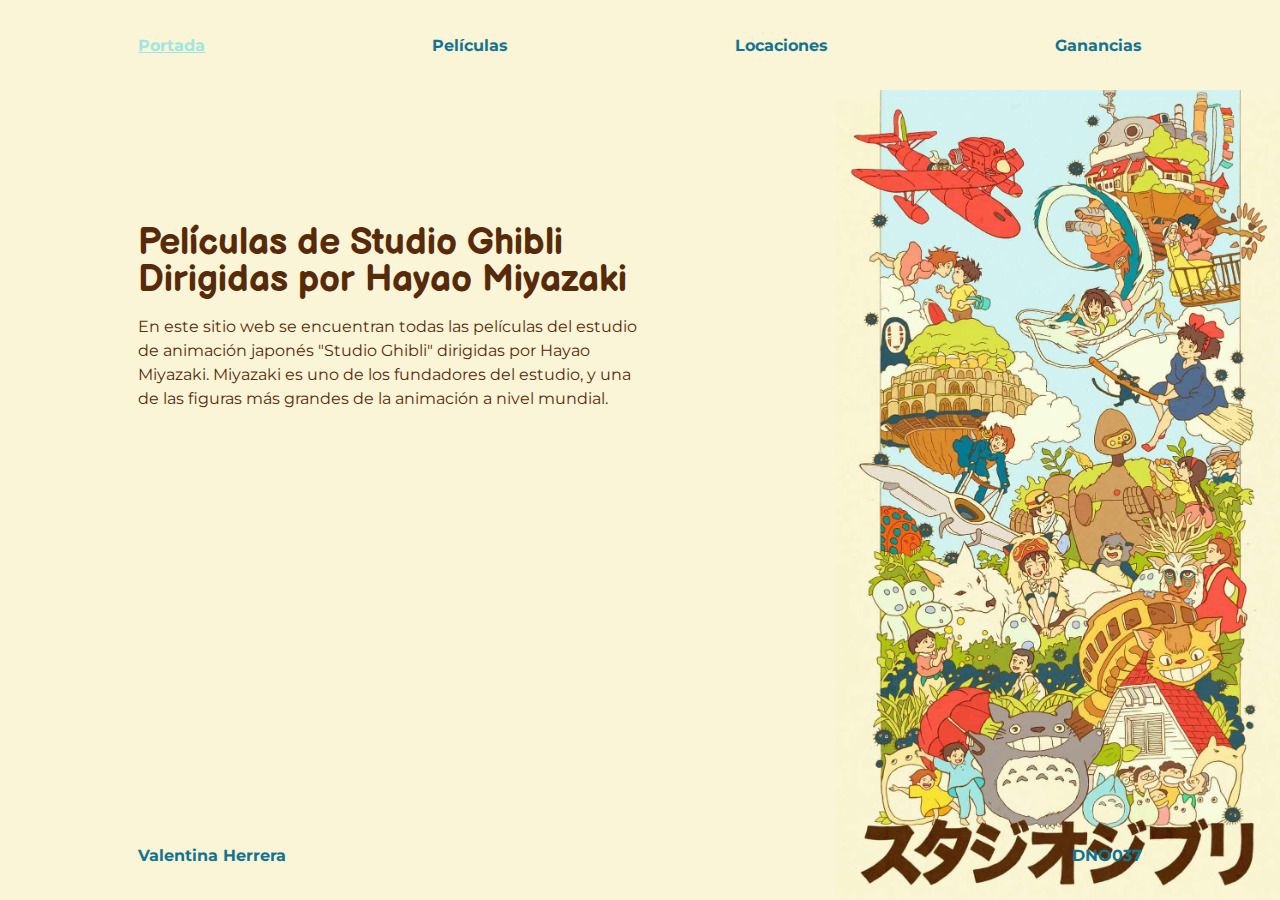
<file: index.html>
<!DOCTYPE html>
<html lang="es">
    <head>
        <meta charset="utf-8" />
        <meta name="viewport" content="width=device-width, initial-scale=1" />
        <meta name="description" content="Diseño y nuevos medios, segunda versión remota" />
        <title>&#127793; EVALUACIÓN Nº2 &#127793;</title>
        <link rel="stylesheet" href="style.css" />
    </head>
    <body class="portada">
        <div class="container">
            <nav>
                <p><a href="index.html" class="active">Portada</a> <a href="peliculas.html">Películas</a> <a href="locaciones.html">Locaciones</a> <a href="ganancias.html">Ganancias</a></p>
            </nav>
            <header>
                <div>
                        <h1>Películas de Studio Ghibli Dirigidas por Hayao Miyazaki</h1>
                        <p>En este sitio web se encuentran todas las películas del estudio de animación japonés "Studio Ghibli" dirigidas por Hayao Miyazaki. Miyazaki es uno de los fundadores del estudio, y una de las figuras más grandes de la animación a nivel mundial.</p>
                </div>
            </header>
            <footer>
                <p><a href="https://github.com/vale-herrera">Valentina Herrera</a> <a href="#">DNO037</a></p>
            </footer>
        </div>
    </body>
</html>
</file>
<file: style.css>
@charset "UTF-8";

@import url('https://fonts.googleapis.com/css2?family=Balsamiq+Sans:wght@400;700&family=Montserrat:wght@400;600&display=swap');

:root{
    --fondo: #faf5d7;
    --figura: #572a0a;
}

* {
    margin: 0;
    padding: 0;
}

body {
    font-family: 'Montserrat', sans-serif;
    background: var(--fondo);
    color: var(--figura);
}

body.portada{
    background:var(--fondo) url('images/portada.jpeg') right bottom no-repeat;
    background-size:auto 90%;
}

a {
    font-weight: bold;
    color: rgba(19, 116, 146, 1);
    text-decoration: none;
}

a:hover {
    color: rgba(162, 230, 224, 0.75);
}

:hover{
    transition: all ease .5s;
}

div.container {
    width: 80vw;
    margin: 0 auto;
}

nav, footer {
    width: 98%;
    margin-left:1%;
    margin-right:1%;
    min-height: 10vh;
    display: flex;
}

nav p, footer p {
    width: 100%;
    display: flex;
    justify-content: space-between;
    margin:auto;
}

.active {
    text-decoration: underline;
    color: #a2e6e0;
}

/* para la página de portada */

header {   
    width: 98%;
    margin-left:1%;
    margin-right:1%;
    min-height: 80vh;
    font-family: 'Montserrat', sans-serif;
}

header div{
    width: 50%;
    padding-top:15vh;
}

header div h1{
    font-size:calc(1.5rem + 1vw);
    line-height: 1;
    text-shadow: 0 0 2px var(--fondo);
    font-family: 'Balsamiq Sans', cursive;
}

header div p{
    margin-top:1rem;
    line-height: 1.5;
    text-shadow: 0 0 2px var(--fondo);
}

@media screen and (orientation:portrait){

    header div{
        width: 100%;
        line-height: 1.5;
    }     
}

/* para todas las páginas que no son portada */

main{
    width: 100%;
    padding-top:10vh;
    min-height: 70vh;    
}

/* para la página de películas */

main article{
    float:left;
    margin:1%;
    width:18%;
    background:rgba(210, 162, 98,0.1);
}

main article img{
    width: 200px;
    height:300px;
    opacity: 0.6;
}

main article:hover img{
    opacity:1;
}

main article div{
    padding:5%;
    min-height:7.5vh;
}

main article div h2{
    font-size:1rem;
    letter-spacing: 0.05rem;
}

@media screen and (orientation:portrait){
    main article{
        width:48%;
    }     
}

/* para cada página de película */

main section{
    float:left;
    margin:3% 1% 10% 1%;
    width:98%;   
}

main section h1{
    font-size:calc(1.5rem + 1vw);
    line-height: 1;
}

main section h3{
    font-size:1.3rem;
    line-height: 2.5;
}

main section h4{
    font-size:1.2rem;
    line-height: 2.5;
}

main section img{
    max-width:100%;
    height:auto;
    margin:1.5rem 0;
}

main section p{
    max-width:100%;
    line-height: 1.6;
}

@media screen and (orientation:landscape){
    main section p{
        max-width:75%;
        line-height: 1.8;
    }    
}

/* para las páginas de locaciones y ganancias */

main div#mapa{
    margin:1%;
    width:98%;
    height:60vh;
}

main canvas#grafico{
    background:#faf5d7;
}
</file>
